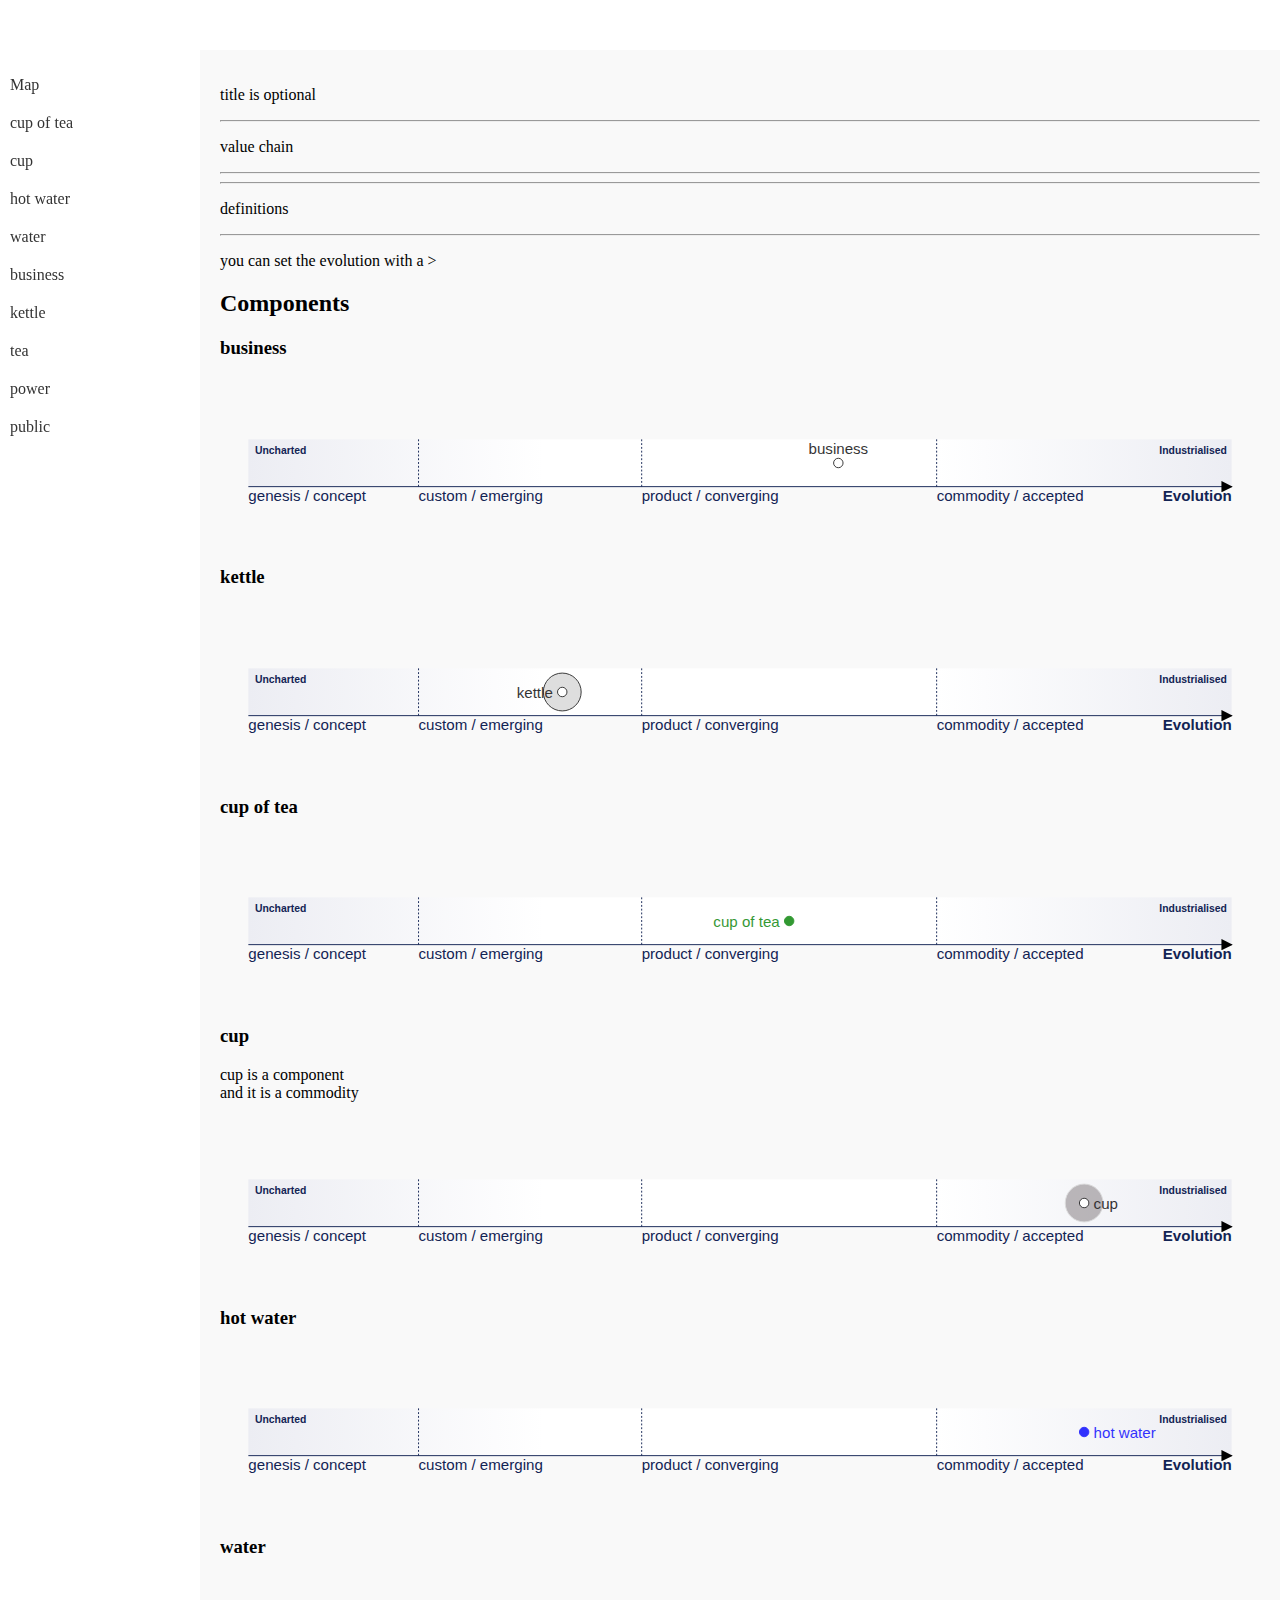
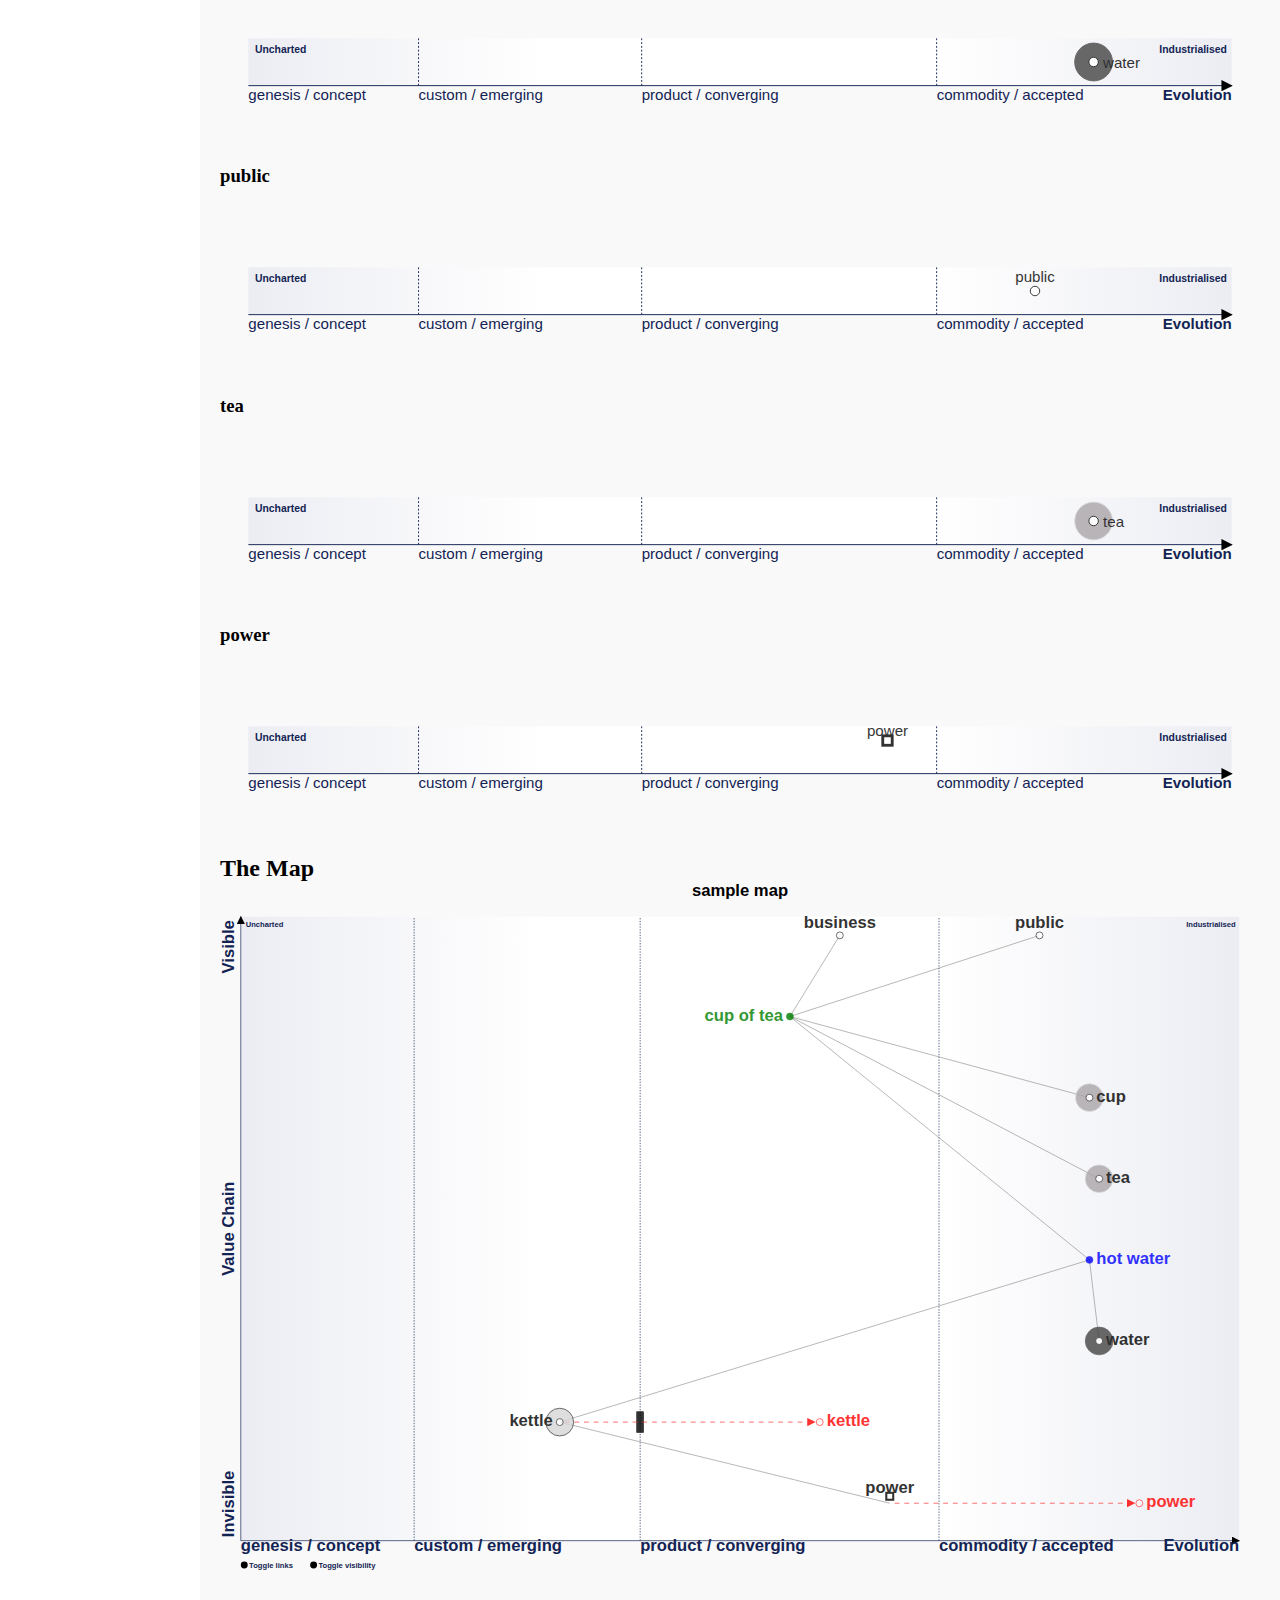
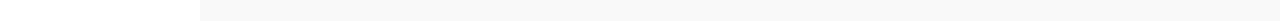
<file: examples/wtgdoc/test.html>
<!DOCTYPE html>
<html>
<head>
  <title>Page Title</title>
  <style>
    body {
      margin: 0;
      padding: 0;
      display: flex;
      flex-direction: row;
    }

    nav {
      position: fixed;
      top: 50px;
      left: 0;
      width: 200px;
      height: calc(100% - 50px);
      overflow-y: auto;
      z-index: 1;
    }

    main {
      margin: 50px 0 0 200px;
      padding: 20px;
      flex: 1;
      background-color: #f9f9f9;
    }

    nav ul {
      list-style-type: none;
      padding: 0;
    }

    nav ul lvi {
      margin: 0;
      padding: 0;
    }

    nav ul li a {
      display: block;
      padding: 10px;
      color: #333;
      text-decoration: none;
    }

    nav ul li a:hover {
      background-color: #f5f5f5;
    }
.componentText {
  background: transparent;
  color: #fff;
  resize: none;
  border: 0 none;
  width: 100%;
  font-size: 0.8em;
  outline: none;
  height: 100%;
  position: absolute;
}


  </style>
</head>

<body>
<nav>
    <ul>
	<li><a href="#Map">Map</a></li>
	
<li><a href="#cup of tea">cup of tea</a></li>
<li><a href="#cup">cup</a></li>
<li><a href="#hot water">hot water</a></li>
<li><a href="#water">water</a></li>
<li><a href="#business">business</a></li>
<li><a href="#kettle">kettle</a></li>
<li><a href="#tea">tea</a></li>
<li><a href="#power">power</a></li>
<li><a href="#public">public</a></li>
<nav>
    </ul>
  </nav>
  <main>
	
<p>title is optional</p>
<hr />
<p>value chain</p>
<hr />
<hr />
<p>definitions</p>
<hr />
<p>you can set the evolution with a &gt;</p>
<h2 id="components">Components</h2>
<h3 id="business">business</h3>
<div style="height: 170px; overflow: hidden;">
<svg width="100%" height="100%" viewBox="0 0 1100 150" xmlns="http://www.w3.org/2000/svg" xmlns:xlink="http://www.w3.org/1999/xlink" preserveAspectRatio="xMidYMid meet">
    <defs>
        <linearGradient id="wardleyGradient" x1="0%" y1="0%" x2="100%" y2="0%">
            <stop offset="0%" stop-color="rgb(236,237,243)"></stop>
            <stop offset="30%" stop-color="rgb(255,255,255)"></stop>
            <stop offset="70%" stop-color="rgb(255,255,255)"></stop>
            <stop offset="100%" stop-color="rgb(236,237,243)"></stop>
        </linearGradient>
        <marker id="arrow" refX="15" refY="0" markerWidth="12" markerHeight="12" viewBox="0 -5 10 10">
            <path d="M0,-5L10,0L0,5" fill="rgb(255,0,0)"></path>
        </marker>
        <marker id="graphArrow" refX="9" refY="0" markerWidth="12" markerHeight="12" viewBox="0 -5 10 10">
            <path d="M0,-5L10,0L0,5" fill="rgb(0,0,0)"></path>
        </marker>
    </defs>
    <rect x="30" y="50" width="1040" height="50" style="fill:url(#wardleyGradient)"></rect>
    <g transform=" translate(30,100) rotate(270)">
        <line x1="0" y1="180" x2="50" y2="180" stroke-width="1" stroke-dasharray="2 2" stroke="rgb(19,36,84)" stroke-opacity="1.0"></line>
        <line x1="0" y1="416" x2="50" y2="416" stroke-width="1" stroke-dasharray="2 2" stroke="rgb(19,36,84)" stroke-opacity="1.0"></line>
        <line x1="0" y1="728" x2="50" y2="728" stroke-width="1" stroke-dasharray="2 2" stroke="rgb(19,36,84)" stroke-opacity="1.0"></line>
    </g>
    <line x1="30" y1="100" x2="1070" y2="100" marker-end="url(#graphArrow)" stroke="rgb(19,36,84)" stroke-opacity="1.0"></line>
    <text fill="rgb(19,36,84)" fill-opacity="1.0" font-weight="bold" font-family="Century Gothic,CenturyGothic,AppleGothic,sans-serif" font-size="11px" text-anchor="start">
        <tspan x="37" dy="65">Uncharted</tspan>
    </text>
    <text fill="rgb(19,36,84)" fill-opacity="1.0" font-weight="bold" font-family="Century Gothic,CenturyGothic,AppleGothic,sans-serif" font-size="11px" text-anchor="end">
        <tspan x="1065" dy="65">Industrialised</tspan>
    </text>
    <text fill="rgb(19,36,84)" fill-opacity="1.0" font-family="Century Gothic,CenturyGothic,AppleGothic,sans-serif">
        <tspan x="30" dy="115">genesis / concept</tspan>
    </text>
    <text fill="rgb(19,36,84)" fill-opacity="1.0" font-family="Century Gothic,CenturyGothic,AppleGothic,sans-serif">
        <tspan x="210" dy="115">custom / emerging</tspan>
    </text>
    <text fill="rgb(19,36,84)" fill-opacity="1.0" font-family="Century Gothic,CenturyGothic,AppleGothic,sans-serif">
        <tspan x="446" dy="115">product / converging</tspan>
    </text>
    <text fill="rgb(19,36,84)" fill-opacity="1.0" font-family="Century Gothic,CenturyGothic,AppleGothic,sans-serif">
        <tspan x="758" dy="115">commodity / accepted</tspan>
    </text>
    <text fill="rgb(19,36,84)" fill-opacity="1.0" font-weight="bold" font-family="Century Gothic,CenturyGothic,AppleGothic,sans-serif" text-anchor="end">
        <tspan x="1070" dy="115">Evolution</tspan>
    </text>
    <style><![CDATA[
.evolutionEdge {
	stroke-dasharray: 7;
	stroke-dashoffset: 7;
	animation: dash 3s linear forwards infinite;
}


.visibility0 {
	opacity: 0.8;
}



.invisibility0 {
	opacity: NaN;
}


@keyframes dash {
	from {
		stroke-dashoffset: 100;
	}
	to {
		stroke-dashoffset: 0;
	}
}
.componentText {
  background: transparent;
  color: #fff;
  resize: none;
  border: 0 none;
  width: 100%;
  font-size: 0.8em;
  outline: none;
  height: 100%;
  position: absolute;
}

]]></style>
    <script id="SVGScript">var g = new Map();
var allLinks = new Array(); 

allLinks.push();


const max = 9
function toggleLink(clicked_id)
{
	if (g.has(clicked_id)) {
		g.get(clicked_id).forEach(element => {
			var style = document.getElementById(element).style.display;
			if(style === "none")
				document.getElementById(element).style.display = "block";
			else
				document.getElementById(element).style.display = "none";

		});
	}
}
function toggleLinks() {
	allLinks.forEach(element => {
		var style = document.getElementById(element).style.display;
		if(style === "none") {
			document.getElementById(element).style.display = "block";
		} else {
			document.getElementById(element).style.display = "none";
		}
	});
}

var allVisibilities = new Map();
var allInVisibilities = new Map();
function setVisibility() {
	
	allVisibilities.set('invisibility0',document.querySelectorAll('.visibility0'))
	allInVisibilities.set('visibility0',document.querySelectorAll('.invisibility0'))
}

var visible = true

function toggleVisibility() {
	components = allVisibilities
	if (visible) {
		components = allInVisibilities
		visible = false
	} else {
		visible = true
	}
	components.forEach(function(value, key) {
		if (value.length === 0) {
			setVisibility();
		}
		value.forEach(element => {
			element.classList.toggle(key)	
		});
	})
}


setVisibility();
</script>
    <text font-family="Century Gothic,CenturyGothic,AppleGothic,sans-serif" text-anchor="middle">
        <tspan x="550" dy="20"></tspan>
    </text>
    <g id="layer_0"></g>
    <g id="layer_10">
        <g id="element_0" onclick="toggleLink(this.id)" class="visibility0">
            <g transform=" translate(654,75)">
                <circle cx="0" cy="0" r="5" fill="rgb(255,255,255)" fill-opacity="1.0" stroke="rgb(0,0,0)" stroke-opacity="1.0" stroke-width="1"></circle>
                <text fill="rgb(0,0,0)" fill-opacity="1.0" font-family="Century Gothic,CenturyGothic,AppleGothic,sans-serif" text-anchor="middle">
                    <tspan x="0" dy="-10">business</tspan>
                </text>
                <title></title>
            </g>
        </g>
    </g>
</svg></div>
<h3 id="kettle">kettle</h3>
<div style="height: 170px; overflow: hidden;">
<svg width="100%" height="100%" viewBox="0 0 1100 150" xmlns="http://www.w3.org/2000/svg" xmlns:xlink="http://www.w3.org/1999/xlink" preserveAspectRatio="xMidYMid meet">
    <defs>
        <linearGradient id="wardleyGradient" x1="0%" y1="0%" x2="100%" y2="0%">
            <stop offset="0%" stop-color="rgb(236,237,243)"></stop>
            <stop offset="30%" stop-color="rgb(255,255,255)"></stop>
            <stop offset="70%" stop-color="rgb(255,255,255)"></stop>
            <stop offset="100%" stop-color="rgb(236,237,243)"></stop>
        </linearGradient>
        <marker id="arrow" refX="15" refY="0" markerWidth="12" markerHeight="12" viewBox="0 -5 10 10">
            <path d="M0,-5L10,0L0,5" fill="rgb(255,0,0)"></path>
        </marker>
        <marker id="graphArrow" refX="9" refY="0" markerWidth="12" markerHeight="12" viewBox="0 -5 10 10">
            <path d="M0,-5L10,0L0,5" fill="rgb(0,0,0)"></path>
        </marker>
    </defs>
    <rect x="30" y="50" width="1040" height="50" style="fill:url(#wardleyGradient)"></rect>
    <g transform=" translate(30,100) rotate(270)">
        <line x1="0" y1="180" x2="50" y2="180" stroke-width="1" stroke-dasharray="2 2" stroke="rgb(19,36,84)" stroke-opacity="1.0"></line>
        <line x1="0" y1="416" x2="50" y2="416" stroke-width="1" stroke-dasharray="2 2" stroke="rgb(19,36,84)" stroke-opacity="1.0"></line>
        <line x1="0" y1="728" x2="50" y2="728" stroke-width="1" stroke-dasharray="2 2" stroke="rgb(19,36,84)" stroke-opacity="1.0"></line>
    </g>
    <line x1="30" y1="100" x2="1070" y2="100" marker-end="url(#graphArrow)" stroke="rgb(19,36,84)" stroke-opacity="1.0"></line>
    <text fill="rgb(19,36,84)" fill-opacity="1.0" font-weight="bold" font-family="Century Gothic,CenturyGothic,AppleGothic,sans-serif" font-size="11px" text-anchor="start">
        <tspan x="37" dy="65">Uncharted</tspan>
    </text>
    <text fill="rgb(19,36,84)" fill-opacity="1.0" font-weight="bold" font-family="Century Gothic,CenturyGothic,AppleGothic,sans-serif" font-size="11px" text-anchor="end">
        <tspan x="1065" dy="65">Industrialised</tspan>
    </text>
    <text fill="rgb(19,36,84)" fill-opacity="1.0" font-family="Century Gothic,CenturyGothic,AppleGothic,sans-serif">
        <tspan x="30" dy="115">genesis / concept</tspan>
    </text>
    <text fill="rgb(19,36,84)" fill-opacity="1.0" font-family="Century Gothic,CenturyGothic,AppleGothic,sans-serif">
        <tspan x="210" dy="115">custom / emerging</tspan>
    </text>
    <text fill="rgb(19,36,84)" fill-opacity="1.0" font-family="Century Gothic,CenturyGothic,AppleGothic,sans-serif">
        <tspan x="446" dy="115">product / converging</tspan>
    </text>
    <text fill="rgb(19,36,84)" fill-opacity="1.0" font-family="Century Gothic,CenturyGothic,AppleGothic,sans-serif">
        <tspan x="758" dy="115">commodity / accepted</tspan>
    </text>
    <text fill="rgb(19,36,84)" fill-opacity="1.0" font-weight="bold" font-family="Century Gothic,CenturyGothic,AppleGothic,sans-serif" text-anchor="end">
        <tspan x="1070" dy="115">Evolution</tspan>
    </text>
    <style><![CDATA[
.evolutionEdge {
	stroke-dasharray: 7;
	stroke-dashoffset: 7;
	animation: dash 3s linear forwards infinite;
}


.visibility0 {
	opacity: 0.8;
}

.visibility1 {
	opacity: 0.8;
}

.visibility2 {
	opacity: 0.8;
}

.visibility3 {
	opacity: 0.8;
}

.visibility4 {
	opacity: 0.8;
}

.visibility5 {
	opacity: 0.8;
}

.visibility6 {
	opacity: 0.8;
}



.invisibility0 {
	opacity: 1.00;
}

.invisibility1 {
	opacity: 0.87;
}

.invisibility2 {
	opacity: 0.73;
}

.invisibility3 {
	opacity: 0.60;
}

.invisibility4 {
	opacity: 0.47;
}

.invisibility5 {
	opacity: 0.33;
}

.invisibility6 {
	opacity: 0.20;
}


@keyframes dash {
	from {
		stroke-dashoffset: 100;
	}
	to {
		stroke-dashoffset: 0;
	}
}
.componentText {
  background: transparent;
  color: #fff;
  resize: none;
  border: 0 none;
  width: 100%;
  font-size: 0.8em;
  outline: none;
  height: 100%;
  position: absolute;
}

]]></style>
    <script id="SVGScript">var g = new Map();
var allLinks = new Array(); 

allLinks.push();


const max = 9
function toggleLink(clicked_id)
{
	if (g.has(clicked_id)) {
		g.get(clicked_id).forEach(element => {
			var style = document.getElementById(element).style.display;
			if(style === "none")
				document.getElementById(element).style.display = "block";
			else
				document.getElementById(element).style.display = "none";

		});
	}
}
function toggleLinks() {
	allLinks.forEach(element => {
		var style = document.getElementById(element).style.display;
		if(style === "none") {
			document.getElementById(element).style.display = "block";
		} else {
			document.getElementById(element).style.display = "none";
		}
	});
}

var allVisibilities = new Map();
var allInVisibilities = new Map();
function setVisibility() {
	
	allVisibilities.set('invisibility0',document.querySelectorAll('.visibility0'))
	allInVisibilities.set('visibility0',document.querySelectorAll('.invisibility0'))
	allVisibilities.set('invisibility1',document.querySelectorAll('.visibility1'))
	allInVisibilities.set('visibility1',document.querySelectorAll('.invisibility1'))
	allVisibilities.set('invisibility2',document.querySelectorAll('.visibility2'))
	allInVisibilities.set('visibility2',document.querySelectorAll('.invisibility2'))
	allVisibilities.set('invisibility3',document.querySelectorAll('.visibility3'))
	allInVisibilities.set('visibility3',document.querySelectorAll('.invisibility3'))
	allVisibilities.set('invisibility4',document.querySelectorAll('.visibility4'))
	allInVisibilities.set('visibility4',document.querySelectorAll('.invisibility4'))
	allVisibilities.set('invisibility5',document.querySelectorAll('.visibility5'))
	allInVisibilities.set('visibility5',document.querySelectorAll('.invisibility5'))
	allVisibilities.set('invisibility6',document.querySelectorAll('.visibility6'))
	allInVisibilities.set('visibility6',document.querySelectorAll('.invisibility6'))
}

var visible = true

function toggleVisibility() {
	components = allVisibilities
	if (visible) {
		components = allInVisibilities
		visible = false
	} else {
		visible = true
	}
	components.forEach(function(value, key) {
		if (value.length === 0) {
			setVisibility();
		}
		value.forEach(element => {
			element.classList.toggle(key)	
		});
	})
}


setVisibility();
</script>
    <text font-family="Century Gothic,CenturyGothic,AppleGothic,sans-serif" text-anchor="middle">
        <tspan x="550" dy="20"></tspan>
    </text>
    <g id="layer_0"></g>
    <g id="layer_10">
        <g id="element_0" onclick="toggleLink(this.id)" class="visibility6">
            <g transform=" translate(362,75)">
                <circle cx="0" cy="0" r="20" fill="rgb(214,214,214)" fill-opacity="1.0" stroke="rgb(0,0,0)" stroke-opacity="1.0" stroke-width="1"></circle>
                <circle cx="0" cy="0" r="5" fill="rgb(255,255,255)" fill-opacity="1.0" stroke="rgb(0,0,0)" stroke-opacity="1.0" stroke-width="1"></circle>
                <text fill="rgb(0,0,0)" fill-opacity="1.0" font-family="Century Gothic,CenturyGothic,AppleGothic,sans-serif" text-anchor="end">
                    <tspan x="-10" dy="6">kettle</tspan>
                </text>
                <title></title>
            </g>
        </g>
    </g>
</svg></div>
<h3 id="cup-of-tea">cup of tea</h3>
<div style="height: 170px; overflow: hidden;">
<svg width="100%" height="100%" viewBox="0 0 1100 150" xmlns="http://www.w3.org/2000/svg" xmlns:xlink="http://www.w3.org/1999/xlink" preserveAspectRatio="xMidYMid meet">
    <defs>
        <linearGradient id="wardleyGradient" x1="0%" y1="0%" x2="100%" y2="0%">
            <stop offset="0%" stop-color="rgb(236,237,243)"></stop>
            <stop offset="30%" stop-color="rgb(255,255,255)"></stop>
            <stop offset="70%" stop-color="rgb(255,255,255)"></stop>
            <stop offset="100%" stop-color="rgb(236,237,243)"></stop>
        </linearGradient>
        <marker id="arrow" refX="15" refY="0" markerWidth="12" markerHeight="12" viewBox="0 -5 10 10">
            <path d="M0,-5L10,0L0,5" fill="rgb(255,0,0)"></path>
        </marker>
        <marker id="graphArrow" refX="9" refY="0" markerWidth="12" markerHeight="12" viewBox="0 -5 10 10">
            <path d="M0,-5L10,0L0,5" fill="rgb(0,0,0)"></path>
        </marker>
    </defs>
    <rect x="30" y="50" width="1040" height="50" style="fill:url(#wardleyGradient)"></rect>
    <g transform=" translate(30,100) rotate(270)">
        <line x1="0" y1="180" x2="50" y2="180" stroke-width="1" stroke-dasharray="2 2" stroke="rgb(19,36,84)" stroke-opacity="1.0"></line>
        <line x1="0" y1="416" x2="50" y2="416" stroke-width="1" stroke-dasharray="2 2" stroke="rgb(19,36,84)" stroke-opacity="1.0"></line>
        <line x1="0" y1="728" x2="50" y2="728" stroke-width="1" stroke-dasharray="2 2" stroke="rgb(19,36,84)" stroke-opacity="1.0"></line>
    </g>
    <line x1="30" y1="100" x2="1070" y2="100" marker-end="url(#graphArrow)" stroke="rgb(19,36,84)" stroke-opacity="1.0"></line>
    <text fill="rgb(19,36,84)" fill-opacity="1.0" font-weight="bold" font-family="Century Gothic,CenturyGothic,AppleGothic,sans-serif" font-size="11px" text-anchor="start">
        <tspan x="37" dy="65">Uncharted</tspan>
    </text>
    <text fill="rgb(19,36,84)" fill-opacity="1.0" font-weight="bold" font-family="Century Gothic,CenturyGothic,AppleGothic,sans-serif" font-size="11px" text-anchor="end">
        <tspan x="1065" dy="65">Industrialised</tspan>
    </text>
    <text fill="rgb(19,36,84)" fill-opacity="1.0" font-family="Century Gothic,CenturyGothic,AppleGothic,sans-serif">
        <tspan x="30" dy="115">genesis / concept</tspan>
    </text>
    <text fill="rgb(19,36,84)" fill-opacity="1.0" font-family="Century Gothic,CenturyGothic,AppleGothic,sans-serif">
        <tspan x="210" dy="115">custom / emerging</tspan>
    </text>
    <text fill="rgb(19,36,84)" fill-opacity="1.0" font-family="Century Gothic,CenturyGothic,AppleGothic,sans-serif">
        <tspan x="446" dy="115">product / converging</tspan>
    </text>
    <text fill="rgb(19,36,84)" fill-opacity="1.0" font-family="Century Gothic,CenturyGothic,AppleGothic,sans-serif">
        <tspan x="758" dy="115">commodity / accepted</tspan>
    </text>
    <text fill="rgb(19,36,84)" fill-opacity="1.0" font-weight="bold" font-family="Century Gothic,CenturyGothic,AppleGothic,sans-serif" text-anchor="end">
        <tspan x="1070" dy="115">Evolution</tspan>
    </text>
    <style><![CDATA[
.evolutionEdge {
	stroke-dasharray: 7;
	stroke-dashoffset: 7;
	animation: dash 3s linear forwards infinite;
}


.visibility0 {
	opacity: 0.8;
}

.visibility1 {
	opacity: 0.8;
}



.invisibility0 {
	opacity: 1.00;
}

.invisibility1 {
	opacity: 0.20;
}


@keyframes dash {
	from {
		stroke-dashoffset: 100;
	}
	to {
		stroke-dashoffset: 0;
	}
}
.componentText {
  background: transparent;
  color: #fff;
  resize: none;
  border: 0 none;
  width: 100%;
  font-size: 0.8em;
  outline: none;
  height: 100%;
  position: absolute;
}

]]></style>
    <script id="SVGScript">var g = new Map();
var allLinks = new Array(); 

allLinks.push();


const max = 9
function toggleLink(clicked_id)
{
	if (g.has(clicked_id)) {
		g.get(clicked_id).forEach(element => {
			var style = document.getElementById(element).style.display;
			if(style === "none")
				document.getElementById(element).style.display = "block";
			else
				document.getElementById(element).style.display = "none";

		});
	}
}
function toggleLinks() {
	allLinks.forEach(element => {
		var style = document.getElementById(element).style.display;
		if(style === "none") {
			document.getElementById(element).style.display = "block";
		} else {
			document.getElementById(element).style.display = "none";
		}
	});
}

var allVisibilities = new Map();
var allInVisibilities = new Map();
function setVisibility() {
	
	allVisibilities.set('invisibility0',document.querySelectorAll('.visibility0'))
	allInVisibilities.set('visibility0',document.querySelectorAll('.invisibility0'))
	allVisibilities.set('invisibility1',document.querySelectorAll('.visibility1'))
	allInVisibilities.set('visibility1',document.querySelectorAll('.invisibility1'))
}

var visible = true

function toggleVisibility() {
	components = allVisibilities
	if (visible) {
		components = allInVisibilities
		visible = false
	} else {
		visible = true
	}
	components.forEach(function(value, key) {
		if (value.length === 0) {
			setVisibility();
		}
		value.forEach(element => {
			element.classList.toggle(key)	
		});
	})
}


setVisibility();
</script>
    <text font-family="Century Gothic,CenturyGothic,AppleGothic,sans-serif" text-anchor="middle">
        <tspan x="550" dy="20"></tspan>
    </text>
    <g id="layer_0"></g>
    <g id="layer_10">
        <g id="element_0" onclick="toggleLink(this.id)" class="visibility1">
            <g transform=" translate(602,75)">
                <circle cx="0" cy="0" r="5" fill="rgb(0,128,0)" fill-opacity="1.0" stroke="rgb(0,128,0)" stroke-opacity="1.0" stroke-width="1"></circle>
                <text fill="rgb(0,128,0)" fill-opacity="1.0" font-family="Century Gothic,CenturyGothic,AppleGothic,sans-serif" text-anchor="end">
                    <tspan x="-10" dy="6">cup of tea</tspan>
                </text>
                <title></title>
            </g>
        </g>
    </g>
</svg></div>
<h3 id="cup">cup</h3>
<p>cup is a component<br />
and it is a commodity</p>
<div style="height: 170px; overflow: hidden;">
<svg width="100%" height="100%" viewBox="0 0 1100 150" xmlns="http://www.w3.org/2000/svg" xmlns:xlink="http://www.w3.org/1999/xlink" preserveAspectRatio="xMidYMid meet">
    <defs>
        <linearGradient id="wardleyGradient" x1="0%" y1="0%" x2="100%" y2="0%">
            <stop offset="0%" stop-color="rgb(236,237,243)"></stop>
            <stop offset="30%" stop-color="rgb(255,255,255)"></stop>
            <stop offset="70%" stop-color="rgb(255,255,255)"></stop>
            <stop offset="100%" stop-color="rgb(236,237,243)"></stop>
        </linearGradient>
        <marker id="arrow" refX="15" refY="0" markerWidth="12" markerHeight="12" viewBox="0 -5 10 10">
            <path d="M0,-5L10,0L0,5" fill="rgb(255,0,0)"></path>
        </marker>
        <marker id="graphArrow" refX="9" refY="0" markerWidth="12" markerHeight="12" viewBox="0 -5 10 10">
            <path d="M0,-5L10,0L0,5" fill="rgb(0,0,0)"></path>
        </marker>
    </defs>
    <rect x="30" y="50" width="1040" height="50" style="fill:url(#wardleyGradient)"></rect>
    <g transform=" translate(30,100) rotate(270)">
        <line x1="0" y1="180" x2="50" y2="180" stroke-width="1" stroke-dasharray="2 2" stroke="rgb(19,36,84)" stroke-opacity="1.0"></line>
        <line x1="0" y1="416" x2="50" y2="416" stroke-width="1" stroke-dasharray="2 2" stroke="rgb(19,36,84)" stroke-opacity="1.0"></line>
        <line x1="0" y1="728" x2="50" y2="728" stroke-width="1" stroke-dasharray="2 2" stroke="rgb(19,36,84)" stroke-opacity="1.0"></line>
    </g>
    <line x1="30" y1="100" x2="1070" y2="100" marker-end="url(#graphArrow)" stroke="rgb(19,36,84)" stroke-opacity="1.0"></line>
    <text fill="rgb(19,36,84)" fill-opacity="1.0" font-weight="bold" font-family="Century Gothic,CenturyGothic,AppleGothic,sans-serif" font-size="11px" text-anchor="start">
        <tspan x="37" dy="65">Uncharted</tspan>
    </text>
    <text fill="rgb(19,36,84)" fill-opacity="1.0" font-weight="bold" font-family="Century Gothic,CenturyGothic,AppleGothic,sans-serif" font-size="11px" text-anchor="end">
        <tspan x="1065" dy="65">Industrialised</tspan>
    </text>
    <text fill="rgb(19,36,84)" fill-opacity="1.0" font-family="Century Gothic,CenturyGothic,AppleGothic,sans-serif">
        <tspan x="30" dy="115">genesis / concept</tspan>
    </text>
    <text fill="rgb(19,36,84)" fill-opacity="1.0" font-family="Century Gothic,CenturyGothic,AppleGothic,sans-serif">
        <tspan x="210" dy="115">custom / emerging</tspan>
    </text>
    <text fill="rgb(19,36,84)" fill-opacity="1.0" font-family="Century Gothic,CenturyGothic,AppleGothic,sans-serif">
        <tspan x="446" dy="115">product / converging</tspan>
    </text>
    <text fill="rgb(19,36,84)" fill-opacity="1.0" font-family="Century Gothic,CenturyGothic,AppleGothic,sans-serif">
        <tspan x="758" dy="115">commodity / accepted</tspan>
    </text>
    <text fill="rgb(19,36,84)" fill-opacity="1.0" font-weight="bold" font-family="Century Gothic,CenturyGothic,AppleGothic,sans-serif" text-anchor="end">
        <tspan x="1070" dy="115">Evolution</tspan>
    </text>
    <style><![CDATA[
.evolutionEdge {
	stroke-dasharray: 7;
	stroke-dashoffset: 7;
	animation: dash 3s linear forwards infinite;
}


.visibility0 {
	opacity: 0.8;
}

.visibility1 {
	opacity: 0.8;
}

.visibility2 {
	opacity: 0.8;
}



.invisibility0 {
	opacity: 1.00;
}

.invisibility1 {
	opacity: 0.60;
}

.invisibility2 {
	opacity: 0.20;
}


@keyframes dash {
	from {
		stroke-dashoffset: 100;
	}
	to {
		stroke-dashoffset: 0;
	}
}
.componentText {
  background: transparent;
  color: #fff;
  resize: none;
  border: 0 none;
  width: 100%;
  font-size: 0.8em;
  outline: none;
  height: 100%;
  position: absolute;
}

]]></style>
    <script id="SVGScript">var g = new Map();
var allLinks = new Array(); 

allLinks.push();


const max = 9
function toggleLink(clicked_id)
{
	if (g.has(clicked_id)) {
		g.get(clicked_id).forEach(element => {
			var style = document.getElementById(element).style.display;
			if(style === "none")
				document.getElementById(element).style.display = "block";
			else
				document.getElementById(element).style.display = "none";

		});
	}
}
function toggleLinks() {
	allLinks.forEach(element => {
		var style = document.getElementById(element).style.display;
		if(style === "none") {
			document.getElementById(element).style.display = "block";
		} else {
			document.getElementById(element).style.display = "none";
		}
	});
}

var allVisibilities = new Map();
var allInVisibilities = new Map();
function setVisibility() {
	
	allVisibilities.set('invisibility0',document.querySelectorAll('.visibility0'))
	allInVisibilities.set('visibility0',document.querySelectorAll('.invisibility0'))
	allVisibilities.set('invisibility1',document.querySelectorAll('.visibility1'))
	allInVisibilities.set('visibility1',document.querySelectorAll('.invisibility1'))
	allVisibilities.set('invisibility2',document.querySelectorAll('.visibility2'))
	allInVisibilities.set('visibility2',document.querySelectorAll('.invisibility2'))
}

var visible = true

function toggleVisibility() {
	components = allVisibilities
	if (visible) {
		components = allInVisibilities
		visible = false
	} else {
		visible = true
	}
	components.forEach(function(value, key) {
		if (value.length === 0) {
			setVisibility();
		}
		value.forEach(element => {
			element.classList.toggle(key)	
		});
	})
}


setVisibility();
</script>
    <text font-family="Century Gothic,CenturyGothic,AppleGothic,sans-serif" text-anchor="middle">
        <tspan x="550" dy="20"></tspan>
    </text>
    <g id="layer_0"></g>
    <g id="layer_10">
        <g id="element_0" onclick="toggleLink(this.id)" class="visibility2">
            <g transform=" translate(914,75)">
                <circle cx="0" cy="0" r="20" fill="rgb(170,165,169)" fill-opacity="1.0" stroke="rgb(214,214,214)" stroke-opacity="1.0" stroke-width="1"></circle>
                <circle cx="0" cy="0" r="5" fill="rgb(255,255,255)" fill-opacity="1.0" stroke="rgb(0,0,0)" stroke-opacity="1.0" stroke-width="1"></circle>
                <text fill="rgb(0,0,0)" fill-opacity="1.0" font-family="Century Gothic,CenturyGothic,AppleGothic,sans-serif" text-anchor="start">
                    <tspan x="10" dy="6">cup</tspan>
                </text>
                <title> cup is a component
 and it is a commodity</title>
            </g>
        </g>
    </g>
</svg></div>
<h3 id="hot-water">hot water</h3>
<div style="height: 170px; overflow: hidden;">
<svg width="100%" height="100%" viewBox="0 0 1100 150" xmlns="http://www.w3.org/2000/svg" xmlns:xlink="http://www.w3.org/1999/xlink" preserveAspectRatio="xMidYMid meet">
    <defs>
        <linearGradient id="wardleyGradient" x1="0%" y1="0%" x2="100%" y2="0%">
            <stop offset="0%" stop-color="rgb(236,237,243)"></stop>
            <stop offset="30%" stop-color="rgb(255,255,255)"></stop>
            <stop offset="70%" stop-color="rgb(255,255,255)"></stop>
            <stop offset="100%" stop-color="rgb(236,237,243)"></stop>
        </linearGradient>
        <marker id="arrow" refX="15" refY="0" markerWidth="12" markerHeight="12" viewBox="0 -5 10 10">
            <path d="M0,-5L10,0L0,5" fill="rgb(255,0,0)"></path>
        </marker>
        <marker id="graphArrow" refX="9" refY="0" markerWidth="12" markerHeight="12" viewBox="0 -5 10 10">
            <path d="M0,-5L10,0L0,5" fill="rgb(0,0,0)"></path>
        </marker>
    </defs>
    <rect x="30" y="50" width="1040" height="50" style="fill:url(#wardleyGradient)"></rect>
    <g transform=" translate(30,100) rotate(270)">
        <line x1="0" y1="180" x2="50" y2="180" stroke-width="1" stroke-dasharray="2 2" stroke="rgb(19,36,84)" stroke-opacity="1.0"></line>
        <line x1="0" y1="416" x2="50" y2="416" stroke-width="1" stroke-dasharray="2 2" stroke="rgb(19,36,84)" stroke-opacity="1.0"></line>
        <line x1="0" y1="728" x2="50" y2="728" stroke-width="1" stroke-dasharray="2 2" stroke="rgb(19,36,84)" stroke-opacity="1.0"></line>
    </g>
    <line x1="30" y1="100" x2="1070" y2="100" marker-end="url(#graphArrow)" stroke="rgb(19,36,84)" stroke-opacity="1.0"></line>
    <text fill="rgb(19,36,84)" fill-opacity="1.0" font-weight="bold" font-family="Century Gothic,CenturyGothic,AppleGothic,sans-serif" font-size="11px" text-anchor="start">
        <tspan x="37" dy="65">Uncharted</tspan>
    </text>
    <text fill="rgb(19,36,84)" fill-opacity="1.0" font-weight="bold" font-family="Century Gothic,CenturyGothic,AppleGothic,sans-serif" font-size="11px" text-anchor="end">
        <tspan x="1065" dy="65">Industrialised</tspan>
    </text>
    <text fill="rgb(19,36,84)" fill-opacity="1.0" font-family="Century Gothic,CenturyGothic,AppleGothic,sans-serif">
        <tspan x="30" dy="115">genesis / concept</tspan>
    </text>
    <text fill="rgb(19,36,84)" fill-opacity="1.0" font-family="Century Gothic,CenturyGothic,AppleGothic,sans-serif">
        <tspan x="210" dy="115">custom / emerging</tspan>
    </text>
    <text fill="rgb(19,36,84)" fill-opacity="1.0" font-family="Century Gothic,CenturyGothic,AppleGothic,sans-serif">
        <tspan x="446" dy="115">product / converging</tspan>
    </text>
    <text fill="rgb(19,36,84)" fill-opacity="1.0" font-family="Century Gothic,CenturyGothic,AppleGothic,sans-serif">
        <tspan x="758" dy="115">commodity / accepted</tspan>
    </text>
    <text fill="rgb(19,36,84)" fill-opacity="1.0" font-weight="bold" font-family="Century Gothic,CenturyGothic,AppleGothic,sans-serif" text-anchor="end">
        <tspan x="1070" dy="115">Evolution</tspan>
    </text>
    <style><![CDATA[
.evolutionEdge {
	stroke-dasharray: 7;
	stroke-dashoffset: 7;
	animation: dash 3s linear forwards infinite;
}


.visibility0 {
	opacity: 0.8;
}

.visibility1 {
	opacity: 0.8;
}

.visibility2 {
	opacity: 0.8;
}

.visibility3 {
	opacity: 0.8;
}

.visibility4 {
	opacity: 0.8;
}



.invisibility0 {
	opacity: 1.00;
}

.invisibility1 {
	opacity: 0.80;
}

.invisibility2 {
	opacity: 0.60;
}

.invisibility3 {
	opacity: 0.40;
}

.invisibility4 {
	opacity: 0.20;
}


@keyframes dash {
	from {
		stroke-dashoffset: 100;
	}
	to {
		stroke-dashoffset: 0;
	}
}
.componentText {
  background: transparent;
  color: #fff;
  resize: none;
  border: 0 none;
  width: 100%;
  font-size: 0.8em;
  outline: none;
  height: 100%;
  position: absolute;
}

]]></style>
    <script id="SVGScript">var g = new Map();
var allLinks = new Array(); 

allLinks.push();


const max = 9
function toggleLink(clicked_id)
{
	if (g.has(clicked_id)) {
		g.get(clicked_id).forEach(element => {
			var style = document.getElementById(element).style.display;
			if(style === "none")
				document.getElementById(element).style.display = "block";
			else
				document.getElementById(element).style.display = "none";

		});
	}
}
function toggleLinks() {
	allLinks.forEach(element => {
		var style = document.getElementById(element).style.display;
		if(style === "none") {
			document.getElementById(element).style.display = "block";
		} else {
			document.getElementById(element).style.display = "none";
		}
	});
}

var allVisibilities = new Map();
var allInVisibilities = new Map();
function setVisibility() {
	
	allVisibilities.set('invisibility0',document.querySelectorAll('.visibility0'))
	allInVisibilities.set('visibility0',document.querySelectorAll('.invisibility0'))
	allVisibilities.set('invisibility1',document.querySelectorAll('.visibility1'))
	allInVisibilities.set('visibility1',document.querySelectorAll('.invisibility1'))
	allVisibilities.set('invisibility2',document.querySelectorAll('.visibility2'))
	allInVisibilities.set('visibility2',document.querySelectorAll('.invisibility2'))
	allVisibilities.set('invisibility3',document.querySelectorAll('.visibility3'))
	allInVisibilities.set('visibility3',document.querySelectorAll('.invisibility3'))
	allVisibilities.set('invisibility4',document.querySelectorAll('.visibility4'))
	allInVisibilities.set('visibility4',document.querySelectorAll('.invisibility4'))
}

var visible = true

function toggleVisibility() {
	components = allVisibilities
	if (visible) {
		components = allInVisibilities
		visible = false
	} else {
		visible = true
	}
	components.forEach(function(value, key) {
		if (value.length === 0) {
			setVisibility();
		}
		value.forEach(element => {
			element.classList.toggle(key)	
		});
	})
}


setVisibility();
</script>
    <text font-family="Century Gothic,CenturyGothic,AppleGothic,sans-serif" text-anchor="middle">
        <tspan x="550" dy="20"></tspan>
    </text>
    <g id="layer_0"></g>
    <g id="layer_10">
        <g id="element_0" onclick="toggleLink(this.id)" class="visibility4">
            <g transform=" translate(914,75)">
                <circle cx="0" cy="0" r="5" fill="rgb(0,0,255)" fill-opacity="1.0" stroke="rgb(0,0,255)" stroke-opacity="1.0" stroke-width="1"></circle>
                <text fill="rgb(0,0,255)" fill-opacity="1.0" font-family="Century Gothic,CenturyGothic,AppleGothic,sans-serif" text-anchor="start">
                    <tspan x="10" dy="6">hot water</tspan>
                </text>
                <title></title>
            </g>
        </g>
    </g>
</svg></div>
<h3 id="water">water</h3>
<div style="height: 170px; overflow: hidden;">
<svg width="100%" height="100%" viewBox="0 0 1100 150" xmlns="http://www.w3.org/2000/svg" xmlns:xlink="http://www.w3.org/1999/xlink" preserveAspectRatio="xMidYMid meet">
    <defs>
        <linearGradient id="wardleyGradient" x1="0%" y1="0%" x2="100%" y2="0%">
            <stop offset="0%" stop-color="rgb(236,237,243)"></stop>
            <stop offset="30%" stop-color="rgb(255,255,255)"></stop>
            <stop offset="70%" stop-color="rgb(255,255,255)"></stop>
            <stop offset="100%" stop-color="rgb(236,237,243)"></stop>
        </linearGradient>
        <marker id="arrow" refX="15" refY="0" markerWidth="12" markerHeight="12" viewBox="0 -5 10 10">
            <path d="M0,-5L10,0L0,5" fill="rgb(255,0,0)"></path>
        </marker>
        <marker id="graphArrow" refX="9" refY="0" markerWidth="12" markerHeight="12" viewBox="0 -5 10 10">
            <path d="M0,-5L10,0L0,5" fill="rgb(0,0,0)"></path>
        </marker>
    </defs>
    <rect x="30" y="50" width="1040" height="50" style="fill:url(#wardleyGradient)"></rect>
    <g transform=" translate(30,100) rotate(270)">
        <line x1="0" y1="180" x2="50" y2="180" stroke-width="1" stroke-dasharray="2 2" stroke="rgb(19,36,84)" stroke-opacity="1.0"></line>
        <line x1="0" y1="416" x2="50" y2="416" stroke-width="1" stroke-dasharray="2 2" stroke="rgb(19,36,84)" stroke-opacity="1.0"></line>
        <line x1="0" y1="728" x2="50" y2="728" stroke-width="1" stroke-dasharray="2 2" stroke="rgb(19,36,84)" stroke-opacity="1.0"></line>
    </g>
    <line x1="30" y1="100" x2="1070" y2="100" marker-end="url(#graphArrow)" stroke="rgb(19,36,84)" stroke-opacity="1.0"></line>
    <text fill="rgb(19,36,84)" fill-opacity="1.0" font-weight="bold" font-family="Century Gothic,CenturyGothic,AppleGothic,sans-serif" font-size="11px" text-anchor="start">
        <tspan x="37" dy="65">Uncharted</tspan>
    </text>
    <text fill="rgb(19,36,84)" fill-opacity="1.0" font-weight="bold" font-family="Century Gothic,CenturyGothic,AppleGothic,sans-serif" font-size="11px" text-anchor="end">
        <tspan x="1065" dy="65">Industrialised</tspan>
    </text>
    <text fill="rgb(19,36,84)" fill-opacity="1.0" font-family="Century Gothic,CenturyGothic,AppleGothic,sans-serif">
        <tspan x="30" dy="115">genesis / concept</tspan>
    </text>
    <text fill="rgb(19,36,84)" fill-opacity="1.0" font-family="Century Gothic,CenturyGothic,AppleGothic,sans-serif">
        <tspan x="210" dy="115">custom / emerging</tspan>
    </text>
    <text fill="rgb(19,36,84)" fill-opacity="1.0" font-family="Century Gothic,CenturyGothic,AppleGothic,sans-serif">
        <tspan x="446" dy="115">product / converging</tspan>
    </text>
    <text fill="rgb(19,36,84)" fill-opacity="1.0" font-family="Century Gothic,CenturyGothic,AppleGothic,sans-serif">
        <tspan x="758" dy="115">commodity / accepted</tspan>
    </text>
    <text fill="rgb(19,36,84)" fill-opacity="1.0" font-weight="bold" font-family="Century Gothic,CenturyGothic,AppleGothic,sans-serif" text-anchor="end">
        <tspan x="1070" dy="115">Evolution</tspan>
    </text>
    <style><![CDATA[
.evolutionEdge {
	stroke-dasharray: 7;
	stroke-dashoffset: 7;
	animation: dash 3s linear forwards infinite;
}


.visibility0 {
	opacity: 0.8;
}

.visibility1 {
	opacity: 0.8;
}

.visibility2 {
	opacity: 0.8;
}

.visibility3 {
	opacity: 0.8;
}

.visibility4 {
	opacity: 0.8;
}

.visibility5 {
	opacity: 0.8;
}



.invisibility0 {
	opacity: 1.00;
}

.invisibility1 {
	opacity: 0.84;
}

.invisibility2 {
	opacity: 0.68;
}

.invisibility3 {
	opacity: 0.52;
}

.invisibility4 {
	opacity: 0.36;
}

.invisibility5 {
	opacity: 0.20;
}


@keyframes dash {
	from {
		stroke-dashoffset: 100;
	}
	to {
		stroke-dashoffset: 0;
	}
}
.componentText {
  background: transparent;
  color: #fff;
  resize: none;
  border: 0 none;
  width: 100%;
  font-size: 0.8em;
  outline: none;
  height: 100%;
  position: absolute;
}

]]></style>
    <script id="SVGScript">var g = new Map();
var allLinks = new Array(); 

allLinks.push();


const max = 9
function toggleLink(clicked_id)
{
	if (g.has(clicked_id)) {
		g.get(clicked_id).forEach(element => {
			var style = document.getElementById(element).style.display;
			if(style === "none")
				document.getElementById(element).style.display = "block";
			else
				document.getElementById(element).style.display = "none";

		});
	}
}
function toggleLinks() {
	allLinks.forEach(element => {
		var style = document.getElementById(element).style.display;
		if(style === "none") {
			document.getElementById(element).style.display = "block";
		} else {
			document.getElementById(element).style.display = "none";
		}
	});
}

var allVisibilities = new Map();
var allInVisibilities = new Map();
function setVisibility() {
	
	allVisibilities.set('invisibility0',document.querySelectorAll('.visibility0'))
	allInVisibilities.set('visibility0',document.querySelectorAll('.invisibility0'))
	allVisibilities.set('invisibility1',document.querySelectorAll('.visibility1'))
	allInVisibilities.set('visibility1',document.querySelectorAll('.invisibility1'))
	allVisibilities.set('invisibility2',document.querySelectorAll('.visibility2'))
	allInVisibilities.set('visibility2',document.querySelectorAll('.invisibility2'))
	allVisibilities.set('invisibility3',document.querySelectorAll('.visibility3'))
	allInVisibilities.set('visibility3',document.querySelectorAll('.invisibility3'))
	allVisibilities.set('invisibility4',document.querySelectorAll('.visibility4'))
	allInVisibilities.set('visibility4',document.querySelectorAll('.invisibility4'))
	allVisibilities.set('invisibility5',document.querySelectorAll('.visibility5'))
	allInVisibilities.set('visibility5',document.querySelectorAll('.invisibility5'))
}

var visible = true

function toggleVisibility() {
	components = allVisibilities
	if (visible) {
		components = allInVisibilities
		visible = false
	} else {
		visible = true
	}
	components.forEach(function(value, key) {
		if (value.length === 0) {
			setVisibility();
		}
		value.forEach(element => {
			element.classList.toggle(key)	
		});
	})
}


setVisibility();
</script>
    <text font-family="Century Gothic,CenturyGothic,AppleGothic,sans-serif" text-anchor="middle">
        <tspan x="550" dy="20"></tspan>
    </text>
    <g id="layer_0"></g>
    <g id="layer_10">
        <g id="element_0" onclick="toggleLink(this.id)" class="visibility5">
            <g transform=" translate(924,75)">
                <circle cx="0" cy="0" r="20" fill="rgb(68,68,68)" fill-opacity="1.0" stroke="rgb(68,68,68)" stroke-opacity="1.0" stroke-width="1"></circle>
                <circle cx="0" cy="0" r="5" fill="rgb(255,255,255)" fill-opacity="1.0" stroke="rgb(0,0,0)" stroke-opacity="1.0" stroke-width="1"></circle>
                <text fill="rgb(0,0,0)" fill-opacity="1.0" font-family="Century Gothic,CenturyGothic,AppleGothic,sans-serif" text-anchor="start">
                    <tspan x="10" dy="6">water</tspan>
                </text>
                <title></title>
            </g>
        </g>
    </g>
</svg></div>
<h3 id="public">public</h3>
<div style="height: 170px; overflow: hidden;">
<svg width="100%" height="100%" viewBox="0 0 1100 150" xmlns="http://www.w3.org/2000/svg" xmlns:xlink="http://www.w3.org/1999/xlink" preserveAspectRatio="xMidYMid meet">
    <defs>
        <linearGradient id="wardleyGradient" x1="0%" y1="0%" x2="100%" y2="0%">
            <stop offset="0%" stop-color="rgb(236,237,243)"></stop>
            <stop offset="30%" stop-color="rgb(255,255,255)"></stop>
            <stop offset="70%" stop-color="rgb(255,255,255)"></stop>
            <stop offset="100%" stop-color="rgb(236,237,243)"></stop>
        </linearGradient>
        <marker id="arrow" refX="15" refY="0" markerWidth="12" markerHeight="12" viewBox="0 -5 10 10">
            <path d="M0,-5L10,0L0,5" fill="rgb(255,0,0)"></path>
        </marker>
        <marker id="graphArrow" refX="9" refY="0" markerWidth="12" markerHeight="12" viewBox="0 -5 10 10">
            <path d="M0,-5L10,0L0,5" fill="rgb(0,0,0)"></path>
        </marker>
    </defs>
    <rect x="30" y="50" width="1040" height="50" style="fill:url(#wardleyGradient)"></rect>
    <g transform=" translate(30,100) rotate(270)">
        <line x1="0" y1="180" x2="50" y2="180" stroke-width="1" stroke-dasharray="2 2" stroke="rgb(19,36,84)" stroke-opacity="1.0"></line>
        <line x1="0" y1="416" x2="50" y2="416" stroke-width="1" stroke-dasharray="2 2" stroke="rgb(19,36,84)" stroke-opacity="1.0"></line>
        <line x1="0" y1="728" x2="50" y2="728" stroke-width="1" stroke-dasharray="2 2" stroke="rgb(19,36,84)" stroke-opacity="1.0"></line>
    </g>
    <line x1="30" y1="100" x2="1070" y2="100" marker-end="url(#graphArrow)" stroke="rgb(19,36,84)" stroke-opacity="1.0"></line>
    <text fill="rgb(19,36,84)" fill-opacity="1.0" font-weight="bold" font-family="Century Gothic,CenturyGothic,AppleGothic,sans-serif" font-size="11px" text-anchor="start">
        <tspan x="37" dy="65">Uncharted</tspan>
    </text>
    <text fill="rgb(19,36,84)" fill-opacity="1.0" font-weight="bold" font-family="Century Gothic,CenturyGothic,AppleGothic,sans-serif" font-size="11px" text-anchor="end">
        <tspan x="1065" dy="65">Industrialised</tspan>
    </text>
    <text fill="rgb(19,36,84)" fill-opacity="1.0" font-family="Century Gothic,CenturyGothic,AppleGothic,sans-serif">
        <tspan x="30" dy="115">genesis / concept</tspan>
    </text>
    <text fill="rgb(19,36,84)" fill-opacity="1.0" font-family="Century Gothic,CenturyGothic,AppleGothic,sans-serif">
        <tspan x="210" dy="115">custom / emerging</tspan>
    </text>
    <text fill="rgb(19,36,84)" fill-opacity="1.0" font-family="Century Gothic,CenturyGothic,AppleGothic,sans-serif">
        <tspan x="446" dy="115">product / converging</tspan>
    </text>
    <text fill="rgb(19,36,84)" fill-opacity="1.0" font-family="Century Gothic,CenturyGothic,AppleGothic,sans-serif">
        <tspan x="758" dy="115">commodity / accepted</tspan>
    </text>
    <text fill="rgb(19,36,84)" fill-opacity="1.0" font-weight="bold" font-family="Century Gothic,CenturyGothic,AppleGothic,sans-serif" text-anchor="end">
        <tspan x="1070" dy="115">Evolution</tspan>
    </text>
    <style><![CDATA[
.evolutionEdge {
	stroke-dasharray: 7;
	stroke-dashoffset: 7;
	animation: dash 3s linear forwards infinite;
}


.visibility0 {
	opacity: 0.8;
}



.invisibility0 {
	opacity: NaN;
}


@keyframes dash {
	from {
		stroke-dashoffset: 100;
	}
	to {
		stroke-dashoffset: 0;
	}
}
.componentText {
  background: transparent;
  color: #fff;
  resize: none;
  border: 0 none;
  width: 100%;
  font-size: 0.8em;
  outline: none;
  height: 100%;
  position: absolute;
}

]]></style>
    <script id="SVGScript">var g = new Map();
var allLinks = new Array(); 

allLinks.push();


const max = 9
function toggleLink(clicked_id)
{
	if (g.has(clicked_id)) {
		g.get(clicked_id).forEach(element => {
			var style = document.getElementById(element).style.display;
			if(style === "none")
				document.getElementById(element).style.display = "block";
			else
				document.getElementById(element).style.display = "none";

		});
	}
}
function toggleLinks() {
	allLinks.forEach(element => {
		var style = document.getElementById(element).style.display;
		if(style === "none") {
			document.getElementById(element).style.display = "block";
		} else {
			document.getElementById(element).style.display = "none";
		}
	});
}

var allVisibilities = new Map();
var allInVisibilities = new Map();
function setVisibility() {
	
	allVisibilities.set('invisibility0',document.querySelectorAll('.visibility0'))
	allInVisibilities.set('visibility0',document.querySelectorAll('.invisibility0'))
}

var visible = true

function toggleVisibility() {
	components = allVisibilities
	if (visible) {
		components = allInVisibilities
		visible = false
	} else {
		visible = true
	}
	components.forEach(function(value, key) {
		if (value.length === 0) {
			setVisibility();
		}
		value.forEach(element => {
			element.classList.toggle(key)	
		});
	})
}


setVisibility();
</script>
    <text font-family="Century Gothic,CenturyGothic,AppleGothic,sans-serif" text-anchor="middle">
        <tspan x="550" dy="20"></tspan>
    </text>
    <g id="layer_0"></g>
    <g id="layer_10">
        <g id="element_0" onclick="toggleLink(this.id)" class="visibility0">
            <g transform=" translate(862,75)">
                <circle cx="0" cy="0" r="5" fill="rgb(255,255,255)" fill-opacity="1.0" stroke="rgb(0,0,0)" stroke-opacity="1.0" stroke-width="1"></circle>
                <text fill="rgb(0,0,0)" fill-opacity="1.0" font-family="Century Gothic,CenturyGothic,AppleGothic,sans-serif" text-anchor="middle">
                    <tspan x="0" dy="-10">public</tspan>
                </text>
                <title></title>
            </g>
        </g>
    </g>
</svg></div>
<h3 id="tea">tea</h3>
<div style="height: 170px; overflow: hidden;">
<svg width="100%" height="100%" viewBox="0 0 1100 150" xmlns="http://www.w3.org/2000/svg" xmlns:xlink="http://www.w3.org/1999/xlink" preserveAspectRatio="xMidYMid meet">
    <defs>
        <linearGradient id="wardleyGradient" x1="0%" y1="0%" x2="100%" y2="0%">
            <stop offset="0%" stop-color="rgb(236,237,243)"></stop>
            <stop offset="30%" stop-color="rgb(255,255,255)"></stop>
            <stop offset="70%" stop-color="rgb(255,255,255)"></stop>
            <stop offset="100%" stop-color="rgb(236,237,243)"></stop>
        </linearGradient>
        <marker id="arrow" refX="15" refY="0" markerWidth="12" markerHeight="12" viewBox="0 -5 10 10">
            <path d="M0,-5L10,0L0,5" fill="rgb(255,0,0)"></path>
        </marker>
        <marker id="graphArrow" refX="9" refY="0" markerWidth="12" markerHeight="12" viewBox="0 -5 10 10">
            <path d="M0,-5L10,0L0,5" fill="rgb(0,0,0)"></path>
        </marker>
    </defs>
    <rect x="30" y="50" width="1040" height="50" style="fill:url(#wardleyGradient)"></rect>
    <g transform=" translate(30,100) rotate(270)">
        <line x1="0" y1="180" x2="50" y2="180" stroke-width="1" stroke-dasharray="2 2" stroke="rgb(19,36,84)" stroke-opacity="1.0"></line>
        <line x1="0" y1="416" x2="50" y2="416" stroke-width="1" stroke-dasharray="2 2" stroke="rgb(19,36,84)" stroke-opacity="1.0"></line>
        <line x1="0" y1="728" x2="50" y2="728" stroke-width="1" stroke-dasharray="2 2" stroke="rgb(19,36,84)" stroke-opacity="1.0"></line>
    </g>
    <line x1="30" y1="100" x2="1070" y2="100" marker-end="url(#graphArrow)" stroke="rgb(19,36,84)" stroke-opacity="1.0"></line>
    <text fill="rgb(19,36,84)" fill-opacity="1.0" font-weight="bold" font-family="Century Gothic,CenturyGothic,AppleGothic,sans-serif" font-size="11px" text-anchor="start">
        <tspan x="37" dy="65">Uncharted</tspan>
    </text>
    <text fill="rgb(19,36,84)" fill-opacity="1.0" font-weight="bold" font-family="Century Gothic,CenturyGothic,AppleGothic,sans-serif" font-size="11px" text-anchor="end">
        <tspan x="1065" dy="65">Industrialised</tspan>
    </text>
    <text fill="rgb(19,36,84)" fill-opacity="1.0" font-family="Century Gothic,CenturyGothic,AppleGothic,sans-serif">
        <tspan x="30" dy="115">genesis / concept</tspan>
    </text>
    <text fill="rgb(19,36,84)" fill-opacity="1.0" font-family="Century Gothic,CenturyGothic,AppleGothic,sans-serif">
        <tspan x="210" dy="115">custom / emerging</tspan>
    </text>
    <text fill="rgb(19,36,84)" fill-opacity="1.0" font-family="Century Gothic,CenturyGothic,AppleGothic,sans-serif">
        <tspan x="446" dy="115">product / converging</tspan>
    </text>
    <text fill="rgb(19,36,84)" fill-opacity="1.0" font-family="Century Gothic,CenturyGothic,AppleGothic,sans-serif">
        <tspan x="758" dy="115">commodity / accepted</tspan>
    </text>
    <text fill="rgb(19,36,84)" fill-opacity="1.0" font-weight="bold" font-family="Century Gothic,CenturyGothic,AppleGothic,sans-serif" text-anchor="end">
        <tspan x="1070" dy="115">Evolution</tspan>
    </text>
    <style><![CDATA[
.evolutionEdge {
	stroke-dasharray: 7;
	stroke-dashoffset: 7;
	animation: dash 3s linear forwards infinite;
}


.visibility0 {
	opacity: 0.8;
}

.visibility1 {
	opacity: 0.8;
}

.visibility2 {
	opacity: 0.8;
}

.visibility3 {
	opacity: 0.8;
}



.invisibility0 {
	opacity: 1.00;
}

.invisibility1 {
	opacity: 0.73;
}

.invisibility2 {
	opacity: 0.47;
}

.invisibility3 {
	opacity: 0.20;
}


@keyframes dash {
	from {
		stroke-dashoffset: 100;
	}
	to {
		stroke-dashoffset: 0;
	}
}
.componentText {
  background: transparent;
  color: #fff;
  resize: none;
  border: 0 none;
  width: 100%;
  font-size: 0.8em;
  outline: none;
  height: 100%;
  position: absolute;
}

]]></style>
    <script id="SVGScript">var g = new Map();
var allLinks = new Array(); 

allLinks.push();


const max = 9
function toggleLink(clicked_id)
{
	if (g.has(clicked_id)) {
		g.get(clicked_id).forEach(element => {
			var style = document.getElementById(element).style.display;
			if(style === "none")
				document.getElementById(element).style.display = "block";
			else
				document.getElementById(element).style.display = "none";

		});
	}
}
function toggleLinks() {
	allLinks.forEach(element => {
		var style = document.getElementById(element).style.display;
		if(style === "none") {
			document.getElementById(element).style.display = "block";
		} else {
			document.getElementById(element).style.display = "none";
		}
	});
}

var allVisibilities = new Map();
var allInVisibilities = new Map();
function setVisibility() {
	
	allVisibilities.set('invisibility0',document.querySelectorAll('.visibility0'))
	allInVisibilities.set('visibility0',document.querySelectorAll('.invisibility0'))
	allVisibilities.set('invisibility1',document.querySelectorAll('.visibility1'))
	allInVisibilities.set('visibility1',document.querySelectorAll('.invisibility1'))
	allVisibilities.set('invisibility2',document.querySelectorAll('.visibility2'))
	allInVisibilities.set('visibility2',document.querySelectorAll('.invisibility2'))
	allVisibilities.set('invisibility3',document.querySelectorAll('.visibility3'))
	allInVisibilities.set('visibility3',document.querySelectorAll('.invisibility3'))
}

var visible = true

function toggleVisibility() {
	components = allVisibilities
	if (visible) {
		components = allInVisibilities
		visible = false
	} else {
		visible = true
	}
	components.forEach(function(value, key) {
		if (value.length === 0) {
			setVisibility();
		}
		value.forEach(element => {
			element.classList.toggle(key)	
		});
	})
}


setVisibility();
</script>
    <text font-family="Century Gothic,CenturyGothic,AppleGothic,sans-serif" text-anchor="middle">
        <tspan x="550" dy="20"></tspan>
    </text>
    <g id="layer_0"></g>
    <g id="layer_10">
        <g id="element_0" onclick="toggleLink(this.id)" class="visibility3">
            <g transform=" translate(924,75)">
                <circle cx="0" cy="0" r="20" fill="rgb(170,165,169)" fill-opacity="1.0" stroke="rgb(214,214,214)" stroke-opacity="1.0" stroke-width="1"></circle>
                <circle cx="0" cy="0" r="5" fill="rgb(255,255,255)" fill-opacity="1.0" stroke="rgb(0,0,0)" stroke-opacity="1.0" stroke-width="1"></circle>
                <text fill="rgb(0,0,0)" fill-opacity="1.0" font-family="Century Gothic,CenturyGothic,AppleGothic,sans-serif" text-anchor="start">
                    <tspan x="10" dy="6">tea</tspan>
                </text>
                <title></title>
            </g>
        </g>
    </g>
</svg></div>
<h3 id="power">power</h3>
<div style="height: 170px; overflow: hidden;">
<svg width="100%" height="100%" viewBox="0 0 1100 150" xmlns="http://www.w3.org/2000/svg" xmlns:xlink="http://www.w3.org/1999/xlink" preserveAspectRatio="xMidYMid meet">
    <defs>
        <linearGradient id="wardleyGradient" x1="0%" y1="0%" x2="100%" y2="0%">
            <stop offset="0%" stop-color="rgb(236,237,243)"></stop>
            <stop offset="30%" stop-color="rgb(255,255,255)"></stop>
            <stop offset="70%" stop-color="rgb(255,255,255)"></stop>
            <stop offset="100%" stop-color="rgb(236,237,243)"></stop>
        </linearGradient>
        <marker id="arrow" refX="15" refY="0" markerWidth="12" markerHeight="12" viewBox="0 -5 10 10">
            <path d="M0,-5L10,0L0,5" fill="rgb(255,0,0)"></path>
        </marker>
        <marker id="graphArrow" refX="9" refY="0" markerWidth="12" markerHeight="12" viewBox="0 -5 10 10">
            <path d="M0,-5L10,0L0,5" fill="rgb(0,0,0)"></path>
        </marker>
    </defs>
    <rect x="30" y="50" width="1040" height="50" style="fill:url(#wardleyGradient)"></rect>
    <g transform=" translate(30,100) rotate(270)">
        <line x1="0" y1="180" x2="50" y2="180" stroke-width="1" stroke-dasharray="2 2" stroke="rgb(19,36,84)" stroke-opacity="1.0"></line>
        <line x1="0" y1="416" x2="50" y2="416" stroke-width="1" stroke-dasharray="2 2" stroke="rgb(19,36,84)" stroke-opacity="1.0"></line>
        <line x1="0" y1="728" x2="50" y2="728" stroke-width="1" stroke-dasharray="2 2" stroke="rgb(19,36,84)" stroke-opacity="1.0"></line>
    </g>
    <line x1="30" y1="100" x2="1070" y2="100" marker-end="url(#graphArrow)" stroke="rgb(19,36,84)" stroke-opacity="1.0"></line>
    <text fill="rgb(19,36,84)" fill-opacity="1.0" font-weight="bold" font-family="Century Gothic,CenturyGothic,AppleGothic,sans-serif" font-size="11px" text-anchor="start">
        <tspan x="37" dy="65">Uncharted</tspan>
    </text>
    <text fill="rgb(19,36,84)" fill-opacity="1.0" font-weight="bold" font-family="Century Gothic,CenturyGothic,AppleGothic,sans-serif" font-size="11px" text-anchor="end">
        <tspan x="1065" dy="65">Industrialised</tspan>
    </text>
    <text fill="rgb(19,36,84)" fill-opacity="1.0" font-family="Century Gothic,CenturyGothic,AppleGothic,sans-serif">
        <tspan x="30" dy="115">genesis / concept</tspan>
    </text>
    <text fill="rgb(19,36,84)" fill-opacity="1.0" font-family="Century Gothic,CenturyGothic,AppleGothic,sans-serif">
        <tspan x="210" dy="115">custom / emerging</tspan>
    </text>
    <text fill="rgb(19,36,84)" fill-opacity="1.0" font-family="Century Gothic,CenturyGothic,AppleGothic,sans-serif">
        <tspan x="446" dy="115">product / converging</tspan>
    </text>
    <text fill="rgb(19,36,84)" fill-opacity="1.0" font-family="Century Gothic,CenturyGothic,AppleGothic,sans-serif">
        <tspan x="758" dy="115">commodity / accepted</tspan>
    </text>
    <text fill="rgb(19,36,84)" fill-opacity="1.0" font-weight="bold" font-family="Century Gothic,CenturyGothic,AppleGothic,sans-serif" text-anchor="end">
        <tspan x="1070" dy="115">Evolution</tspan>
    </text>
    <style><![CDATA[
.evolutionEdge {
	stroke-dasharray: 7;
	stroke-dashoffset: 7;
	animation: dash 3s linear forwards infinite;
}


.visibility0 {
	opacity: 0.8;
}

.visibility1 {
	opacity: 0.8;
}

.visibility2 {
	opacity: 0.8;
}

.visibility3 {
	opacity: 0.8;
}

.visibility4 {
	opacity: 0.8;
}

.visibility5 {
	opacity: 0.8;
}

.visibility6 {
	opacity: 0.8;
}

.visibility7 {
	opacity: 0.8;
}



.invisibility0 {
	opacity: 1.00;
}

.invisibility1 {
	opacity: 0.89;
}

.invisibility2 {
	opacity: 0.77;
}

.invisibility3 {
	opacity: 0.66;
}

.invisibility4 {
	opacity: 0.54;
}

.invisibility5 {
	opacity: 0.43;
}

.invisibility6 {
	opacity: 0.31;
}

.invisibility7 {
	opacity: 0.20;
}


@keyframes dash {
	from {
		stroke-dashoffset: 100;
	}
	to {
		stroke-dashoffset: 0;
	}
}
.componentText {
  background: transparent;
  color: #fff;
  resize: none;
  border: 0 none;
  width: 100%;
  font-size: 0.8em;
  outline: none;
  height: 100%;
  position: absolute;
}

]]></style>
    <script id="SVGScript">var g = new Map();
var allLinks = new Array(); 

allLinks.push();


const max = 9
function toggleLink(clicked_id)
{
	if (g.has(clicked_id)) {
		g.get(clicked_id).forEach(element => {
			var style = document.getElementById(element).style.display;
			if(style === "none")
				document.getElementById(element).style.display = "block";
			else
				document.getElementById(element).style.display = "none";

		});
	}
}
function toggleLinks() {
	allLinks.forEach(element => {
		var style = document.getElementById(element).style.display;
		if(style === "none") {
			document.getElementById(element).style.display = "block";
		} else {
			document.getElementById(element).style.display = "none";
		}
	});
}

var allVisibilities = new Map();
var allInVisibilities = new Map();
function setVisibility() {
	
	allVisibilities.set('invisibility0',document.querySelectorAll('.visibility0'))
	allInVisibilities.set('visibility0',document.querySelectorAll('.invisibility0'))
	allVisibilities.set('invisibility1',document.querySelectorAll('.visibility1'))
	allInVisibilities.set('visibility1',document.querySelectorAll('.invisibility1'))
	allVisibilities.set('invisibility2',document.querySelectorAll('.visibility2'))
	allInVisibilities.set('visibility2',document.querySelectorAll('.invisibility2'))
	allVisibilities.set('invisibility3',document.querySelectorAll('.visibility3'))
	allInVisibilities.set('visibility3',document.querySelectorAll('.invisibility3'))
	allVisibilities.set('invisibility4',document.querySelectorAll('.visibility4'))
	allInVisibilities.set('visibility4',document.querySelectorAll('.invisibility4'))
	allVisibilities.set('invisibility5',document.querySelectorAll('.visibility5'))
	allInVisibilities.set('visibility5',document.querySelectorAll('.invisibility5'))
	allVisibilities.set('invisibility6',document.querySelectorAll('.visibility6'))
	allInVisibilities.set('visibility6',document.querySelectorAll('.invisibility6'))
	allVisibilities.set('invisibility7',document.querySelectorAll('.visibility7'))
	allInVisibilities.set('visibility7',document.querySelectorAll('.invisibility7'))
}

var visible = true

function toggleVisibility() {
	components = allVisibilities
	if (visible) {
		components = allInVisibilities
		visible = false
	} else {
		visible = true
	}
	components.forEach(function(value, key) {
		if (value.length === 0) {
			setVisibility();
		}
		value.forEach(element => {
			element.classList.toggle(key)	
		});
	})
}


setVisibility();
</script>
    <text font-family="Century Gothic,CenturyGothic,AppleGothic,sans-serif" text-anchor="middle">
        <tspan x="550" dy="20"></tspan>
    </text>
    <g id="layer_0"></g>
    <g id="layer_10">
        <g id="element_0" onclick="toggleLink(this.id)" class="visibility7">
            <g transform=" translate(706,75)">
                <rect x="-5" y="-15" width="10" height="10" fill="rgb(255,255,255)" fill-opacity="1.0" stroke="rgb(0,0,0)" stroke-opacity="1.0" stroke-width="3"></rect>
                <text fill="rgb(0,0,0)" fill-opacity="1.0" font-family="Century Gothic,CenturyGothic,AppleGothic,sans-serif" text-anchor="middle">
                    <tspan x="0" dy="-15">power</tspan>
                </text>
            </g>
        </g>
    </g>
</svg></div>
<h2 id="map">The Map<//h2>
<svg width="100%" height="100%" viewBox="0 0 1500 1000" xmlns="http://www.w3.org/2000/svg" xmlns:xlink="http://www.w3.org/1999/xlink" preserveAspectRatio="xMidYMid meet">
    <defs>
        <linearGradient id="wardleyGradient" x1="0%" y1="0%" x2="100%" y2="0%">
            <stop offset="0%" stop-color="rgb(236,237,243)"></stop>
            <stop offset="30%" stop-color="rgb(255,255,255)"></stop>
            <stop offset="70%" stop-color="rgb(255,255,255)"></stop>
            <stop offset="100%" stop-color="rgb(236,237,243)"></stop>
        </linearGradient>
        <marker id="arrow" refX="15" refY="0" markerWidth="12" markerHeight="12" viewBox="0 -5 10 10">
            <path d="M0,-5L10,0L0,5" fill="rgb(255,0,0)"></path>
        </marker>
        <marker id="graphArrow" refX="9" refY="0" markerWidth="12" markerHeight="12" viewBox="0 -5 10 10">
            <path d="M0,-5L10,0L0,5" fill="rgb(0,0,0)"></path>
        </marker>
    </defs>
    <rect x="30" y="50" width="1440" height="900" style="fill:url(#wardleyGradient)"></rect>
    <g transform=" translate(30,950) rotate(270)">
        <line x1="0" y1="0" x2="900" y2="0" stroke-width="1" marker-end="url(#graphArrow)" stroke="rgb(19,36,84)" stroke-opacity="1.0"></line>
        <line x1="0" y1="250" x2="900" y2="250" stroke-width="1" stroke-dasharray="2 2" stroke="rgb(19,36,84)" stroke-opacity="1.0"></line>
        <line x1="0" y1="576" x2="900" y2="576" stroke-width="1" stroke-dasharray="2 2" stroke="rgb(19,36,84)" stroke-opacity="1.0"></line>
        <line x1="0" y1="1007" x2="900" y2="1007" stroke-width="1" stroke-dasharray="2 2" stroke="rgb(19,36,84)" stroke-opacity="1.0"></line>
        <text fill="rgb(19,36,84)" fill-opacity="1.0" font-family="Century Gothic,CenturyGothic,AppleGothic,sans-serif" text-anchor="start">
            <tspan x="5" dy="-10">Invisible</tspan>
        </text>
        <text fill="rgb(19,36,84)" fill-opacity="1.0" font-family="Century Gothic,CenturyGothic,AppleGothic,sans-serif" text-anchor="end">
            <tspan x="895" dy="-10">Visible</tspan>
        </text>
        <text fill="rgb(19,36,84)" fill-opacity="1.0" font-weight="bold" font-family="Century Gothic,CenturyGothic,AppleGothic,sans-serif" text-anchor="middle">
            <tspan x="450" dy="-10">Value Chain</tspan>
        </text>
    </g>
    <line x1="30" y1="950" x2="1470" y2="950" marker-end="url(#graphArrow)" stroke="rgb(19,36,84)" stroke-opacity="1.0"></line>
    <g id="visibilitytoggle_0" onclick="toggleVisibility()">
        <circle cx="135" cy="985" r="5"></circle>
        <text fill="rgb(19,36,84)" fill-opacity="1.0" font-weight="bold" font-family="Century Gothic,CenturyGothic,AppleGothic,sans-serif" font-size="11px" text-anchor="start">
            <tspan x="142" dy="989">Toggle visibility</tspan>
        </text>
    </g>
    <g id="linktoggle_0" onclick="toggleLinks()">
        <circle cx="35" cy="985" r="5"></circle>
        <text fill="rgb(19,36,84)" fill-opacity="1.0" font-weight="bold" font-family="Century Gothic,CenturyGothic,AppleGothic,sans-serif" font-size="11px" text-anchor="start">
            <tspan x="42" dy="989">Toggle links</tspan>
        </text>
    </g>
    <text fill="rgb(19,36,84)" fill-opacity="1.0" font-weight="bold" font-family="Century Gothic,CenturyGothic,AppleGothic,sans-serif" font-size="11px" text-anchor="start">
        <tspan x="37" dy="65">Uncharted</tspan>
    </text>
    <text fill="rgb(19,36,84)" fill-opacity="1.0" font-weight="bold" font-family="Century Gothic,CenturyGothic,AppleGothic,sans-serif" font-size="11px" text-anchor="end">
        <tspan x="1465" dy="65">Industrialised</tspan>
    </text>
    <text fill="rgb(19,36,84)" fill-opacity="1.0" font-family="Century Gothic,CenturyGothic,AppleGothic,sans-serif">
        <tspan x="30" dy="965">genesis / concept</tspan>
    </text>
    <text fill="rgb(19,36,84)" fill-opacity="1.0" font-family="Century Gothic,CenturyGothic,AppleGothic,sans-serif">
        <tspan x="280" dy="965">custom / emerging</tspan>
    </text>
    <text fill="rgb(19,36,84)" fill-opacity="1.0" font-family="Century Gothic,CenturyGothic,AppleGothic,sans-serif">
        <tspan x="606" dy="965">product / converging</tspan>
    </text>
    <text fill="rgb(19,36,84)" fill-opacity="1.0" font-family="Century Gothic,CenturyGothic,AppleGothic,sans-serif">
        <tspan x="1037" dy="965">commodity / accepted</tspan>
    </text>
    <text fill="rgb(19,36,84)" fill-opacity="1.0" font-weight="bold" font-family="Century Gothic,CenturyGothic,AppleGothic,sans-serif" text-anchor="end">
        <tspan x="1470" dy="965">Evolution</tspan>
    </text>
    <style><![CDATA[
.evolutionEdge {
	stroke-dasharray: 7;
	stroke-dashoffset: 7;
	animation: dash 3s linear forwards infinite;
}


.visibility0 {
	opacity: 0.8;
}

.visibility1 {
	opacity: 0.8;
}

.visibility2 {
	opacity: 0.8;
}

.visibility3 {
	opacity: 0.8;
}

.visibility4 {
	opacity: 0.8;
}

.visibility5 {
	opacity: 0.8;
}

.visibility6 {
	opacity: 0.8;
}

.visibility7 {
	opacity: 0.8;
}



.invisibility0 {
	opacity: 1.00;
}

.invisibility1 {
	opacity: 0.89;
}

.invisibility2 {
	opacity: 0.77;
}

.invisibility3 {
	opacity: 0.66;
}

.invisibility4 {
	opacity: 0.54;
}

.invisibility5 {
	opacity: 0.43;
}

.invisibility6 {
	opacity: 0.31;
}

.invisibility7 {
	opacity: 0.20;
}


@keyframes dash {
	from {
		stroke-dashoffset: 100;
	}
	to {
		stroke-dashoffset: 0;
	}
}
.componentText {
  background: transparent;
  color: #fff;
  resize: none;
  border: 0 none;
  width: 100%;
  font-size: 0.8em;
  outline: none;
  height: 100%;
  position: absolute;
}

]]></style>
    <script id="SVGScript">var g = new Map();
var allLinks = new Array(); 

allLinks.push('edge_1_3','edge_1_4','edge_1_5','edge_5_6','edge_5_7','edge_0_1','edge_7_15','edge_7_8','edge_8_16','edge_2_1',);

g.set('element_0',Array('edge_0_1','edge_1_3','edge_1_4','edge_1_5','edge_5_6','edge_5_7','edge_7_15','edge_7_8','edge_8_16',));
g.set('element_1',Array('edge_1_3','edge_1_4','edge_1_5','edge_5_6','edge_5_7','edge_7_15','edge_7_8','edge_8_16',));
g.set('element_2',Array('edge_2_1','edge_1_3','edge_1_4','edge_1_5','edge_5_6','edge_5_7','edge_7_8','edge_7_15','edge_8_16',));
g.set('element_5',Array('edge_5_6','edge_5_7','edge_7_15','edge_7_8','edge_8_16',));
g.set('element_7',Array('edge_7_15','edge_7_8','edge_8_16',));
g.set('element_8',Array('edge_8_16',));

const max = 9
function toggleLink(clicked_id)
{
	if (g.has(clicked_id)) {
		g.get(clicked_id).forEach(element => {
			var style = document.getElementById(element).style.display;
			if(style === "none")
				document.getElementById(element).style.display = "block";
			else
				document.getElementById(element).style.display = "none";

		});
	}
}
function toggleLinks() {
	allLinks.forEach(element => {
		var style = document.getElementById(element).style.display;
		if(style === "none") {
			document.getElementById(element).style.display = "block";
		} else {
			document.getElementById(element).style.display = "none";
		}
	});
}

var allVisibilities = new Map();
var allInVisibilities = new Map();
function setVisibility() {
	
	allVisibilities.set('invisibility0',document.querySelectorAll('.visibility0'))
	allInVisibilities.set('visibility0',document.querySelectorAll('.invisibility0'))
	allVisibilities.set('invisibility1',document.querySelectorAll('.visibility1'))
	allInVisibilities.set('visibility1',document.querySelectorAll('.invisibility1'))
	allVisibilities.set('invisibility2',document.querySelectorAll('.visibility2'))
	allInVisibilities.set('visibility2',document.querySelectorAll('.invisibility2'))
	allVisibilities.set('invisibility3',document.querySelectorAll('.visibility3'))
	allInVisibilities.set('visibility3',document.querySelectorAll('.invisibility3'))
	allVisibilities.set('invisibility4',document.querySelectorAll('.visibility4'))
	allInVisibilities.set('visibility4',document.querySelectorAll('.invisibility4'))
	allVisibilities.set('invisibility5',document.querySelectorAll('.visibility5'))
	allInVisibilities.set('visibility5',document.querySelectorAll('.invisibility5'))
	allVisibilities.set('invisibility6',document.querySelectorAll('.visibility6'))
	allInVisibilities.set('visibility6',document.querySelectorAll('.invisibility6'))
	allVisibilities.set('invisibility7',document.querySelectorAll('.visibility7'))
	allInVisibilities.set('visibility7',document.querySelectorAll('.invisibility7'))
}

var visible = true

function toggleVisibility() {
	components = allVisibilities
	if (visible) {
		components = allInVisibilities
		visible = false
	} else {
		visible = true
	}
	components.forEach(function(value, key) {
		if (value.length === 0) {
			setVisibility();
		}
		value.forEach(element => {
			element.classList.toggle(key)	
		});
	})
}


setVisibility();
</script>
    <text font-family="Century Gothic,CenturyGothic,AppleGothic,sans-serif" text-anchor="middle">
        <tspan x="750" dy="20">sample map</tspan>
    </text>
    <g id="layer_0">
        <g id="edge_1_4" class="visibility3">
            <line x1="822" y1="194" x2="1268" y2="428" stroke-width="1" class="" stroke="rgb(128,128,128)" stroke-opacity="1.0"></line>
        </g>
        <g id="edge_1_5" class="visibility4">
            <line x1="822" y1="194" x2="1254" y2="545" stroke-width="1" class="" stroke="rgb(128,128,128)" stroke-opacity="1.0"></line>
        </g>
        <g id="edge_1_3" class="visibility2">
            <line x1="822" y1="194" x2="1254" y2="311" stroke-width="1" class="" stroke="rgb(128,128,128)" stroke-opacity="1.0"></line>
        </g>
        <g id="edge_5_7" class="visibility6">
            <line x1="1254" y1="545" x2="490" y2="779" stroke-width="1" class="" stroke="rgb(128,128,128)" stroke-opacity="1.0"></line>
        </g>
        <g id="edge_5_6" class="visibility5">
            <line x1="1254" y1="545" x2="1268" y2="662" stroke-width="1" class="" stroke="rgb(128,128,128)" stroke-opacity="1.0"></line>
        </g>
        <g id="edge_0_1" class="visibility1">
            <line x1="894" y1="77" x2="822" y2="194" stroke-width="1" class="" stroke="rgb(128,128,128)" stroke-opacity="1.0"></line>
        </g>
        <g id="edge_7_15" class="visibility6">
            <rect x="601" y="764" width="10" height="30" fill="rgb(0,0,0)" fill-opacity="1.0" stroke="rgb(0,0,0)" stroke-opacity="1.0"></rect>
            <line x1="490" y1="779" x2="865" y2="779" stroke-width="1" stroke-dasharray="5 5" marker-end="url(#arrow)" class=" evolutionEdge" stroke="rgb(255,0,0)" stroke-opacity="1.0"></line>
        </g>
        <g id="edge_7_8" class="visibility7">
            <line x1="490" y1="779" x2="966" y2="896" stroke-width="1" class="" stroke="rgb(128,128,128)" stroke-opacity="1.0"></line>
        </g>
        <g id="edge_8_16" class="visibility7">
            <line x1="966" y1="896" x2="1326" y2="896" stroke-width="1" stroke-dasharray="5 5" marker-end="url(#arrow)" class=" evolutionEdge" stroke="rgb(255,0,0)" stroke-opacity="1.0"></line>
        </g>
        <g id="edge_2_1" class="visibility1">
            <line x1="1182" y1="77" x2="822" y2="194" stroke-width="1" class="" stroke="rgb(128,128,128)" stroke-opacity="1.0"></line>
        </g>
    </g>
    <g id="layer_10">
        <g id="element_1" onclick="toggleLink(this.id)" class="visibility1">
            <g transform=" translate(822,194)">
                <circle cx="0" cy="0" r="5" fill="rgb(0,128,0)" fill-opacity="1.0" stroke="rgb(0,128,0)" stroke-opacity="1.0" stroke-width="1"></circle>
                <text fill="rgb(0,128,0)" fill-opacity="1.0" font-family="Century Gothic,CenturyGothic,AppleGothic,sans-serif" text-anchor="end">
                    <tspan x="-10" dy="6">cup of tea</tspan>
                </text>
                <title></title>
            </g>
        </g>
        <g id="element_3" onclick="toggleLink(this.id)" class="visibility2">
            <g transform=" translate(1254,311)">
                <circle cx="0" cy="0" r="20" fill="rgb(170,165,169)" fill-opacity="1.0" stroke="rgb(214,214,214)" stroke-opacity="1.0" stroke-width="1"></circle>
                <circle cx="0" cy="0" r="5" fill="rgb(255,255,255)" fill-opacity="1.0" stroke="rgb(0,0,0)" stroke-opacity="1.0" stroke-width="1"></circle>
                <text fill="rgb(0,0,0)" fill-opacity="1.0" font-family="Century Gothic,CenturyGothic,AppleGothic,sans-serif" text-anchor="start">
                    <tspan x="10" dy="6">cup</tspan>
                </text>
                <title> cup is a component
 and it is a commodity</title>
            </g>
        </g>
        <g id="element_5" onclick="toggleLink(this.id)" class="visibility4">
            <g transform=" translate(1254,545)">
                <circle cx="0" cy="0" r="5" fill="rgb(0,0,255)" fill-opacity="1.0" stroke="rgb(0,0,255)" stroke-opacity="1.0" stroke-width="1"></circle>
                <text fill="rgb(0,0,255)" fill-opacity="1.0" font-family="Century Gothic,CenturyGothic,AppleGothic,sans-serif" text-anchor="start">
                    <tspan x="10" dy="6">hot water</tspan>
                </text>
                <title></title>
            </g>
        </g>
        <g id="element_6" onclick="toggleLink(this.id)" class="visibility5">
            <g transform=" translate(1268,662)">
                <circle cx="0" cy="0" r="20" fill="rgb(68,68,68)" fill-opacity="1.0" stroke="rgb(68,68,68)" stroke-opacity="1.0" stroke-width="1"></circle>
                <circle cx="0" cy="0" r="5" fill="rgb(255,255,255)" fill-opacity="1.0" stroke="rgb(0,0,0)" stroke-opacity="1.0" stroke-width="1"></circle>
                <text fill="rgb(0,0,0)" fill-opacity="1.0" font-family="Century Gothic,CenturyGothic,AppleGothic,sans-serif" text-anchor="start">
                    <tspan x="10" dy="6">water</tspan>
                </text>
                <title></title>
            </g>
        </g>
        <g id="element_0" onclick="toggleLink(this.id)" class="visibility0">
            <g transform=" translate(894,77)">
                <circle cx="0" cy="0" r="5" fill="rgb(255,255,255)" fill-opacity="1.0" stroke="rgb(0,0,0)" stroke-opacity="1.0" stroke-width="1"></circle>
                <text fill="rgb(0,0,0)" fill-opacity="1.0" font-family="Century Gothic,CenturyGothic,AppleGothic,sans-serif" text-anchor="middle">
                    <tspan x="0" dy="-10">business</tspan>
                </text>
                <title></title>
            </g>
        </g>
        <g id="element_7" onclick="toggleLink(this.id)" class="visibility6">
            <g transform=" translate(490,779)">
                <circle cx="0" cy="0" r="20" fill="rgb(214,214,214)" fill-opacity="1.0" stroke="rgb(0,0,0)" stroke-opacity="1.0" stroke-width="1"></circle>
                <circle cx="0" cy="0" r="5" fill="rgb(255,255,255)" fill-opacity="1.0" stroke="rgb(0,0,0)" stroke-opacity="1.0" stroke-width="1"></circle>
                <text fill="rgb(0,0,0)" fill-opacity="1.0" font-family="Century Gothic,CenturyGothic,AppleGothic,sans-serif" text-anchor="end">
                    <tspan x="-10" dy="6">kettle</tspan>
                </text>
                <title></title>
            </g>
        </g>
        <g id="element_4" onclick="toggleLink(this.id)" class="visibility3">
            <g transform=" translate(1268,428)">
                <circle cx="0" cy="0" r="20" fill="rgb(170,165,169)" fill-opacity="1.0" stroke="rgb(214,214,214)" stroke-opacity="1.0" stroke-width="1"></circle>
                <circle cx="0" cy="0" r="5" fill="rgb(255,255,255)" fill-opacity="1.0" stroke="rgb(0,0,0)" stroke-opacity="1.0" stroke-width="1"></circle>
                <text fill="rgb(0,0,0)" fill-opacity="1.0" font-family="Century Gothic,CenturyGothic,AppleGothic,sans-serif" text-anchor="start">
                    <tspan x="10" dy="6">tea</tspan>
                </text>
                <title></title>
            </g>
        </g>
        <g id="element_15" onclick="toggleLink(this.id)" class="visibility6">
            <g transform=" translate(865,779)">
                <circle cx="0" cy="0" r="5" fill="rgb(255,255,255)" fill-opacity="1.0" stroke="rgb(255,0,0)" stroke-opacity="1.0" stroke-width="1"></circle>
                <text fill="rgb(255,0,0)" fill-opacity="1.0" font-family="Century Gothic,CenturyGothic,AppleGothic,sans-serif" text-anchor="start">
                    <tspan x="10" dy="6">kettle</tspan>
                </text>
                <title></title>
            </g>
        </g>
        <g id="element_8" onclick="toggleLink(this.id)" class="visibility7">
            <g transform=" translate(966,896)">
                <rect x="-5" y="-15" width="10" height="10" fill="rgb(255,255,255)" fill-opacity="1.0" stroke="rgb(0,0,0)" stroke-opacity="1.0" stroke-width="3"></rect>
                <text fill="rgb(0,0,0)" fill-opacity="1.0" font-family="Century Gothic,CenturyGothic,AppleGothic,sans-serif" text-anchor="middle">
                    <tspan x="0" dy="-15">power</tspan>
                </text>
            </g>
        </g>
        <g id="element_16" onclick="toggleLink(this.id)" class="visibility7">
            <g transform=" translate(1326,896)">
                <circle cx="0" cy="0" r="5" fill="rgb(255,255,255)" fill-opacity="1.0" stroke="rgb(255,0,0)" stroke-opacity="1.0" stroke-width="1"></circle>
                <text fill="rgb(255,0,0)" fill-opacity="1.0" font-family="Century Gothic,CenturyGothic,AppleGothic,sans-serif" text-anchor="start">
                    <tspan x="10" dy="6">power</tspan>
                </text>
                <title></title>
            </g>
        </g>
        <g id="element_2" onclick="toggleLink(this.id)" class="visibility0">
            <g transform=" translate(1182,77)">
                <circle cx="0" cy="0" r="5" fill="rgb(255,255,255)" fill-opacity="1.0" stroke="rgb(0,0,0)" stroke-opacity="1.0" stroke-width="1"></circle>
                <text fill="rgb(0,0,0)" fill-opacity="1.0" font-family="Century Gothic,CenturyGothic,AppleGothic,sans-serif" text-anchor="middle">
                    <tspan x="0" dy="-10">public</tspan>
                </text>
                <title></title>
            </g>
        </g>
    </g>
</svg>
  </main>
</body>
</html>
</file>
